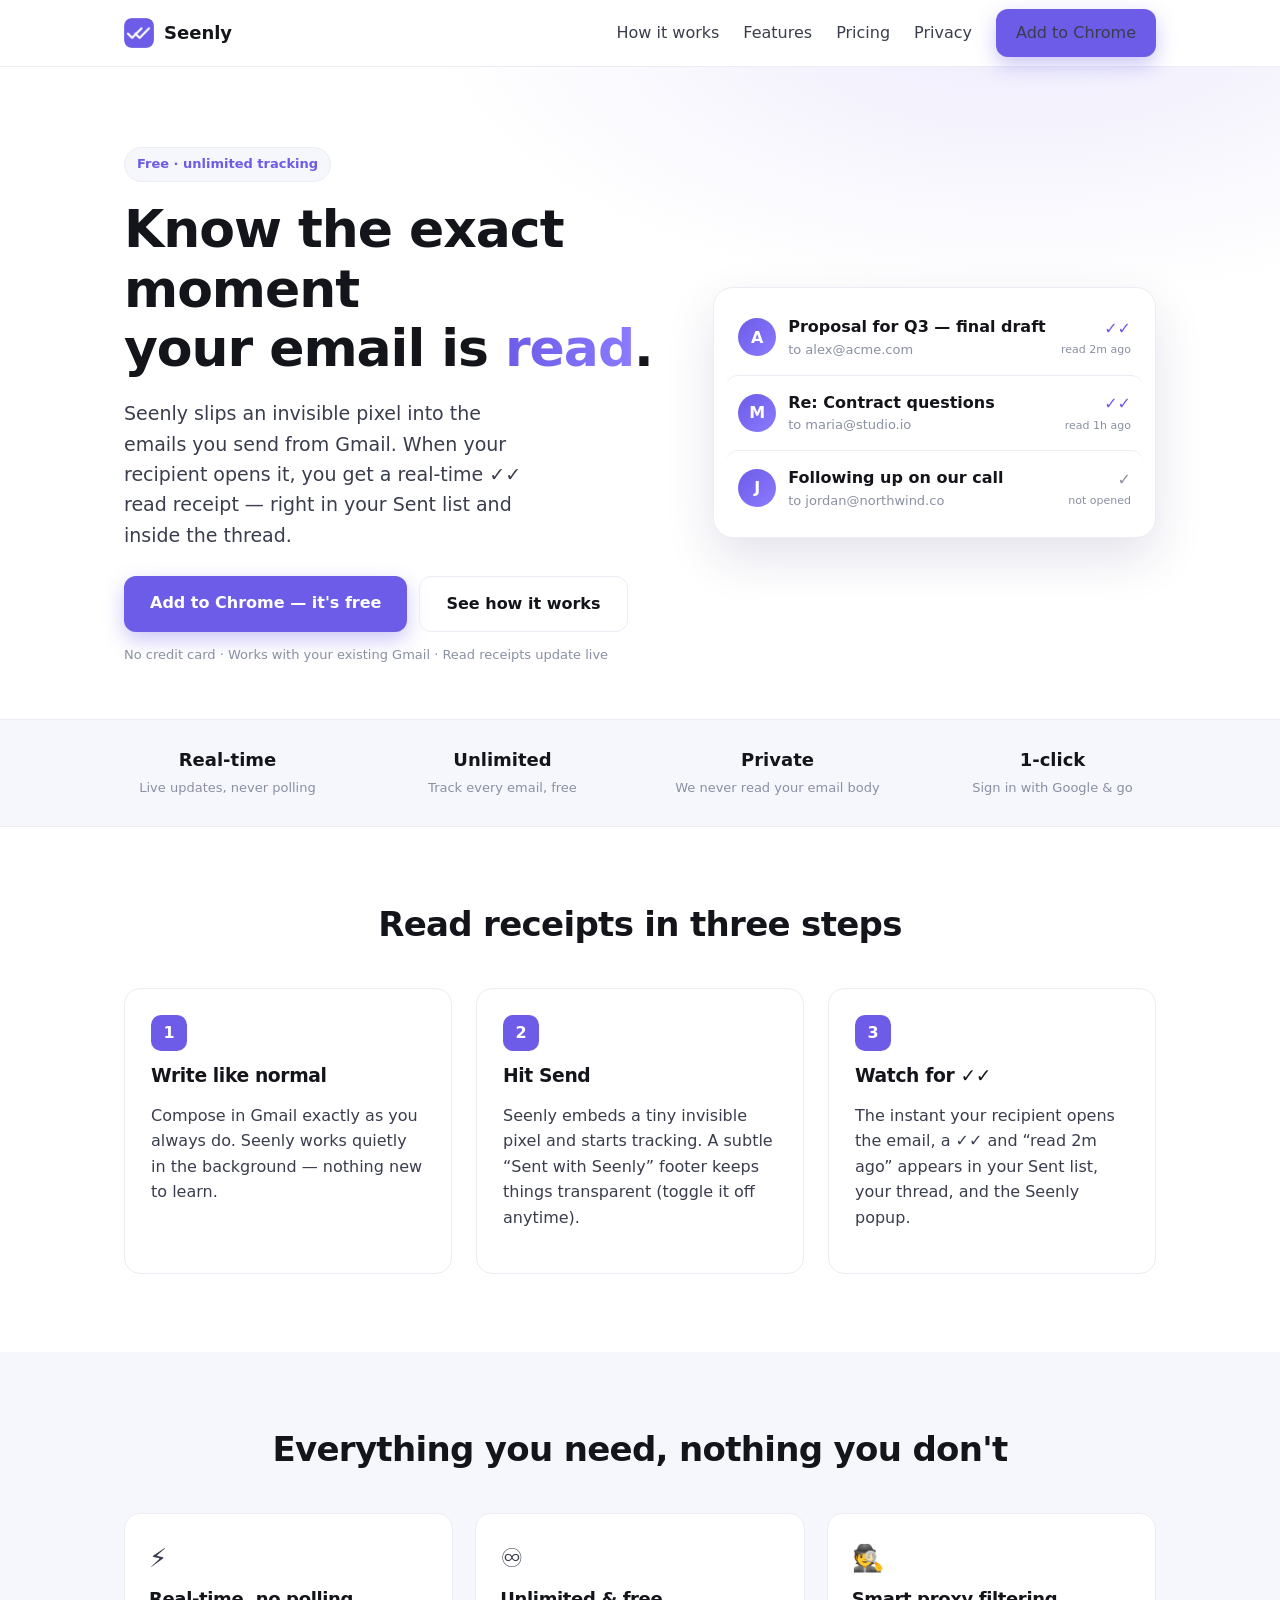
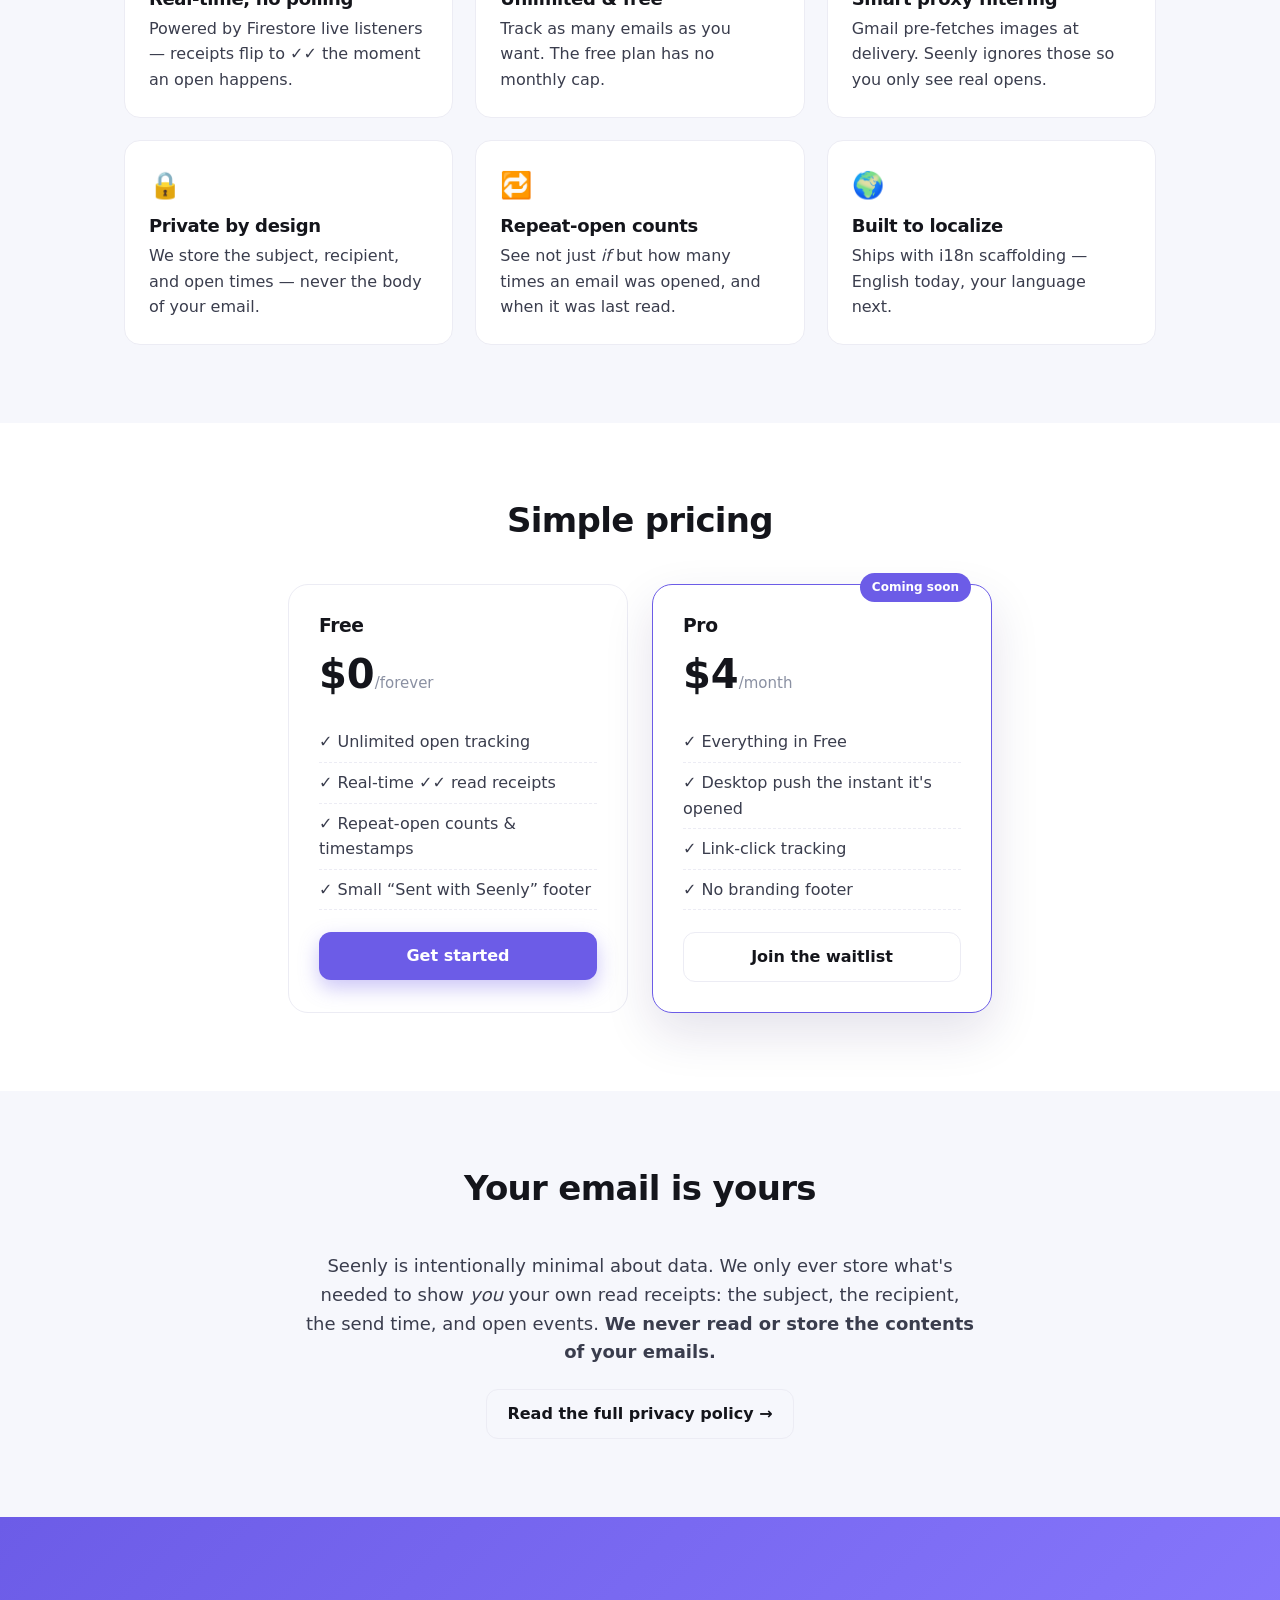
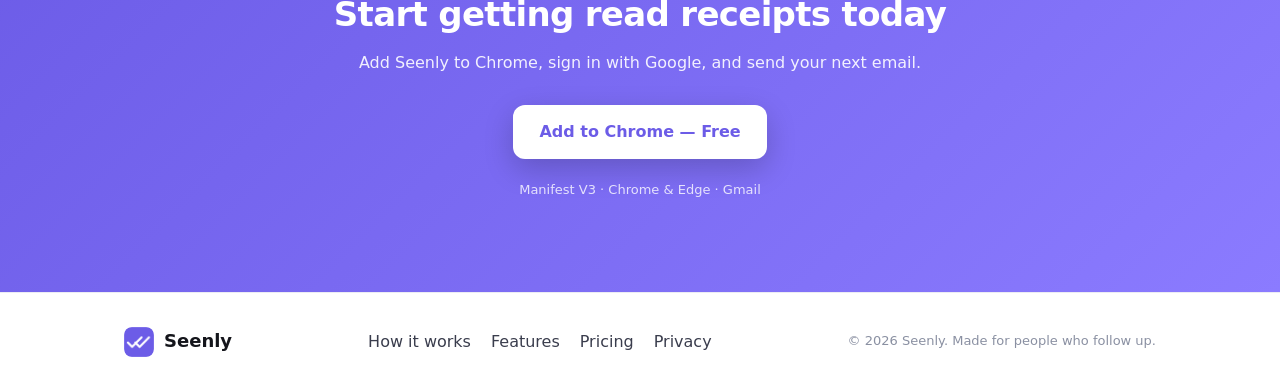
<file: index.html>
<!DOCTYPE html>
<html lang="en">
<head>
  <meta charset="UTF-8" />
  <meta name="viewport" content="width=device-width, initial-scale=1.0" />
  <meta name="google-site-verification" content="-1XzJv_fEZVlSYqtygflL2dij698KgSGwy54t-nfwno" />
  <title>Seenly — Free Email Open Tracking for Gmail</title>
  <meta name="description" content="Seenly tells you the moment your email is read. Free, unlimited open tracking for Gmail with real-time ✓✓ read receipts — no polling, no fluff. Built on Firebase." />
  <link rel="icon" type="image/png" href="assets/favicon.png" />
  <link rel="stylesheet" href="styles.css" />
</head>
<body>
  <header class="site-header">
    <div class="wrap nav">
      <a class="brand" href="index.html">
        <img src="assets/logo.png" alt="Seenly logo" /> Seenly
      </a>
      <nav class="nav-links">
        <a href="#how" class="hide-sm">How it works</a>
        <a href="#features" class="hide-sm">Features</a>
        <a href="#pricing" class="hide-sm">Pricing</a>
        <a href="#privacy" class="hide-sm">Privacy</a>
        <a class="btn btn-primary" href="#install">Add to Chrome</a>
      </nav>
    </div>
  </header>

  <main>
    <!-- HERO -->
    <section class="hero">
      <div class="wrap hero-grid">
        <div class="hero-copy">
          <span class="pill">Free · unlimited tracking</span>
          <h1>Know the exact moment<br />your email is <span class="grad">read</span>.</h1>
          <p class="lead">Seenly slips an invisible pixel into the emails you send from Gmail.
            When your recipient opens it, you get a real-time <strong>✓✓</strong> read receipt —
            right in your Sent list and inside the thread.</p>
          <div class="cta-row">
            <a class="btn btn-primary btn-lg" href="#install">Add to Chrome — it's free</a>
            <a class="btn btn-ghost btn-lg" href="#how">See how it works</a>
          </div>
          <p class="micro">No credit card · Works with your existing Gmail · Read receipts update live</p>
        </div>
        <div class="hero-art">
          <div class="mock">
            <div class="mock-row">
              <div class="mock-avatar">A</div>
              <div class="mock-meta">
                <div class="mock-subj">Proposal for Q3 — final draft</div>
                <div class="mock-to">to alex@acme.com</div>
              </div>
              <div class="mock-status read">✓✓<small>read 2m ago</small></div>
            </div>
            <div class="mock-row">
              <div class="mock-avatar">M</div>
              <div class="mock-meta">
                <div class="mock-subj">Re: Contract questions</div>
                <div class="mock-to">to maria@studio.io</div>
              </div>
              <div class="mock-status read">✓✓<small>read 1h ago</small></div>
            </div>
            <div class="mock-row">
              <div class="mock-avatar">J</div>
              <div class="mock-meta">
                <div class="mock-subj">Following up on our call</div>
                <div class="mock-to">to jordan@northwind.co</div>
              </div>
              <div class="mock-status sent">✓<small>not opened</small></div>
            </div>
          </div>
        </div>
      </div>
    </section>

    <!-- SOCIAL PROOF STRIP -->
    <section class="strip">
      <div class="wrap strip-grid">
        <div><b>Real-time</b><span>Live updates, never polling</span></div>
        <div><b>Unlimited</b><span>Track every email, free</span></div>
        <div><b>Private</b><span>We never read your email body</span></div>
        <div><b>1-click</b><span>Sign in with Google &amp; go</span></div>
      </div>
    </section>

    <!-- HOW IT WORKS -->
    <section id="how" class="section">
      <div class="wrap">
        <h2 class="section-title">Read receipts in three steps</h2>
        <div class="steps">
          <div class="step">
            <div class="step-num">1</div>
            <h3>Write like normal</h3>
            <p>Compose in Gmail exactly as you always do. Seenly works quietly in the background —
              nothing new to learn.</p>
          </div>
          <div class="step">
            <div class="step-num">2</div>
            <h3>Hit Send</h3>
            <p>Seenly embeds a tiny invisible pixel and starts tracking. A subtle
              “Sent with Seenly” footer keeps things transparent (toggle it off anytime).</p>
          </div>
          <div class="step">
            <div class="step-num">3</div>
            <h3>Watch for ✓✓</h3>
            <p>The instant your recipient opens the email, a ✓✓ and “read 2m ago” appears
              in your Sent list, your thread, and the Seenly popup.</p>
          </div>
        </div>
      </div>
    </section>

    <!-- FEATURES -->
    <section id="features" class="section alt">
      <div class="wrap">
        <h2 class="section-title">Everything you need, nothing you don't</h2>
        <div class="feature-grid">
          <div class="feature">
            <div class="feat-ico">⚡</div>
            <h3>Real-time, no polling</h3>
            <p>Powered by Firestore live listeners — receipts flip to ✓✓ the moment an open happens.</p>
          </div>
          <div class="feature">
            <div class="feat-ico">♾️</div>
            <h3>Unlimited &amp; free</h3>
            <p>Track as many emails as you want. The free plan has no monthly cap.</p>
          </div>
          <div class="feature">
            <div class="feat-ico">🕵️</div>
            <h3>Smart proxy filtering</h3>
            <p>Gmail pre-fetches images at delivery. Seenly ignores those so you only see real opens.</p>
          </div>
          <div class="feature">
            <div class="feat-ico">🔒</div>
            <h3>Private by design</h3>
            <p>We store the subject, recipient, and open times — never the body of your email.</p>
          </div>
          <div class="feature">
            <div class="feat-ico">🔁</div>
            <h3>Repeat-open counts</h3>
            <p>See not just <em>if</em> but how many times an email was opened, and when it was last read.</p>
          </div>
          <div class="feature">
            <div class="feat-ico">🌍</div>
            <h3>Built to localize</h3>
            <p>Ships with i18n scaffolding — English today, your language next.</p>
          </div>
        </div>
      </div>
    </section>

    <!-- PRICING -->
    <section id="pricing" class="section">
      <div class="wrap">
        <h2 class="section-title">Simple pricing</h2>
        <div class="pricing">
          <div class="plan">
            <h3>Free</h3>
            <div class="price">$0<span>/forever</span></div>
            <ul>
              <li>✓ Unlimited open tracking</li>
              <li>✓ Real-time ✓✓ read receipts</li>
              <li>✓ Repeat-open counts &amp; timestamps</li>
              <li>✓ Small “Sent with Seenly” footer</li>
            </ul>
            <a class="btn btn-primary btn-block" href="#install">Get started</a>
          </div>
          <div class="plan featured">
            <div class="plan-badge">Coming soon</div>
            <h3>Pro</h3>
            <div class="price">$4<span>/month</span></div>
            <ul>
              <li>✓ Everything in Free</li>
              <li>✓ Desktop push the instant it's opened</li>
              <li>✓ Link-click tracking</li>
              <li>✓ No branding footer</li>
            </ul>
            <a class="btn btn-ghost btn-block" href="#install">Join the waitlist</a>
          </div>
        </div>
      </div>
    </section>

    <!-- PRIVACY -->
    <section id="privacy" class="section alt">
      <div class="wrap privacy-band">
        <h2 class="section-title">Your email is yours</h2>
        <p class="privacy-lead">Seenly is intentionally minimal about data. We only ever store what's
          needed to show <em>you</em> your own read receipts: the subject, the recipient, the send time,
          and open events. <strong>We never read or store the contents of your emails.</strong></p>
        <a class="btn btn-ghost" href="privacy.html">Read the full privacy policy →</a>
      </div>
    </section>

    <!-- INSTALL -->
    <section id="install" class="section install">
      <div class="wrap install-band">
        <h2>Start getting read receipts today</h2>
        <p>Add Seenly to Chrome, sign in with Google, and send your next email.</p>
        <a class="btn btn-primary btn-lg" href="#">Add to Chrome — Free</a>
        <p class="micro">Manifest V3 · Chrome &amp; Edge · Gmail</p>
      </div>
    </section>
  </main>

  <footer class="site-footer">
    <div class="wrap footer-grid">
      <div class="brand"><img src="assets/logo.png" alt="Seenly logo" /> Seenly</div>
      <nav>
        <a href="#how">How it works</a>
        <a href="#features">Features</a>
        <a href="#pricing">Pricing</a>
        <a href="privacy.html">Privacy</a>
      </nav>
      <div class="copy">© 2026 Seenly. Made for people who follow up.</div>
    </div>
  </footer>
</body>
</html>
</file>
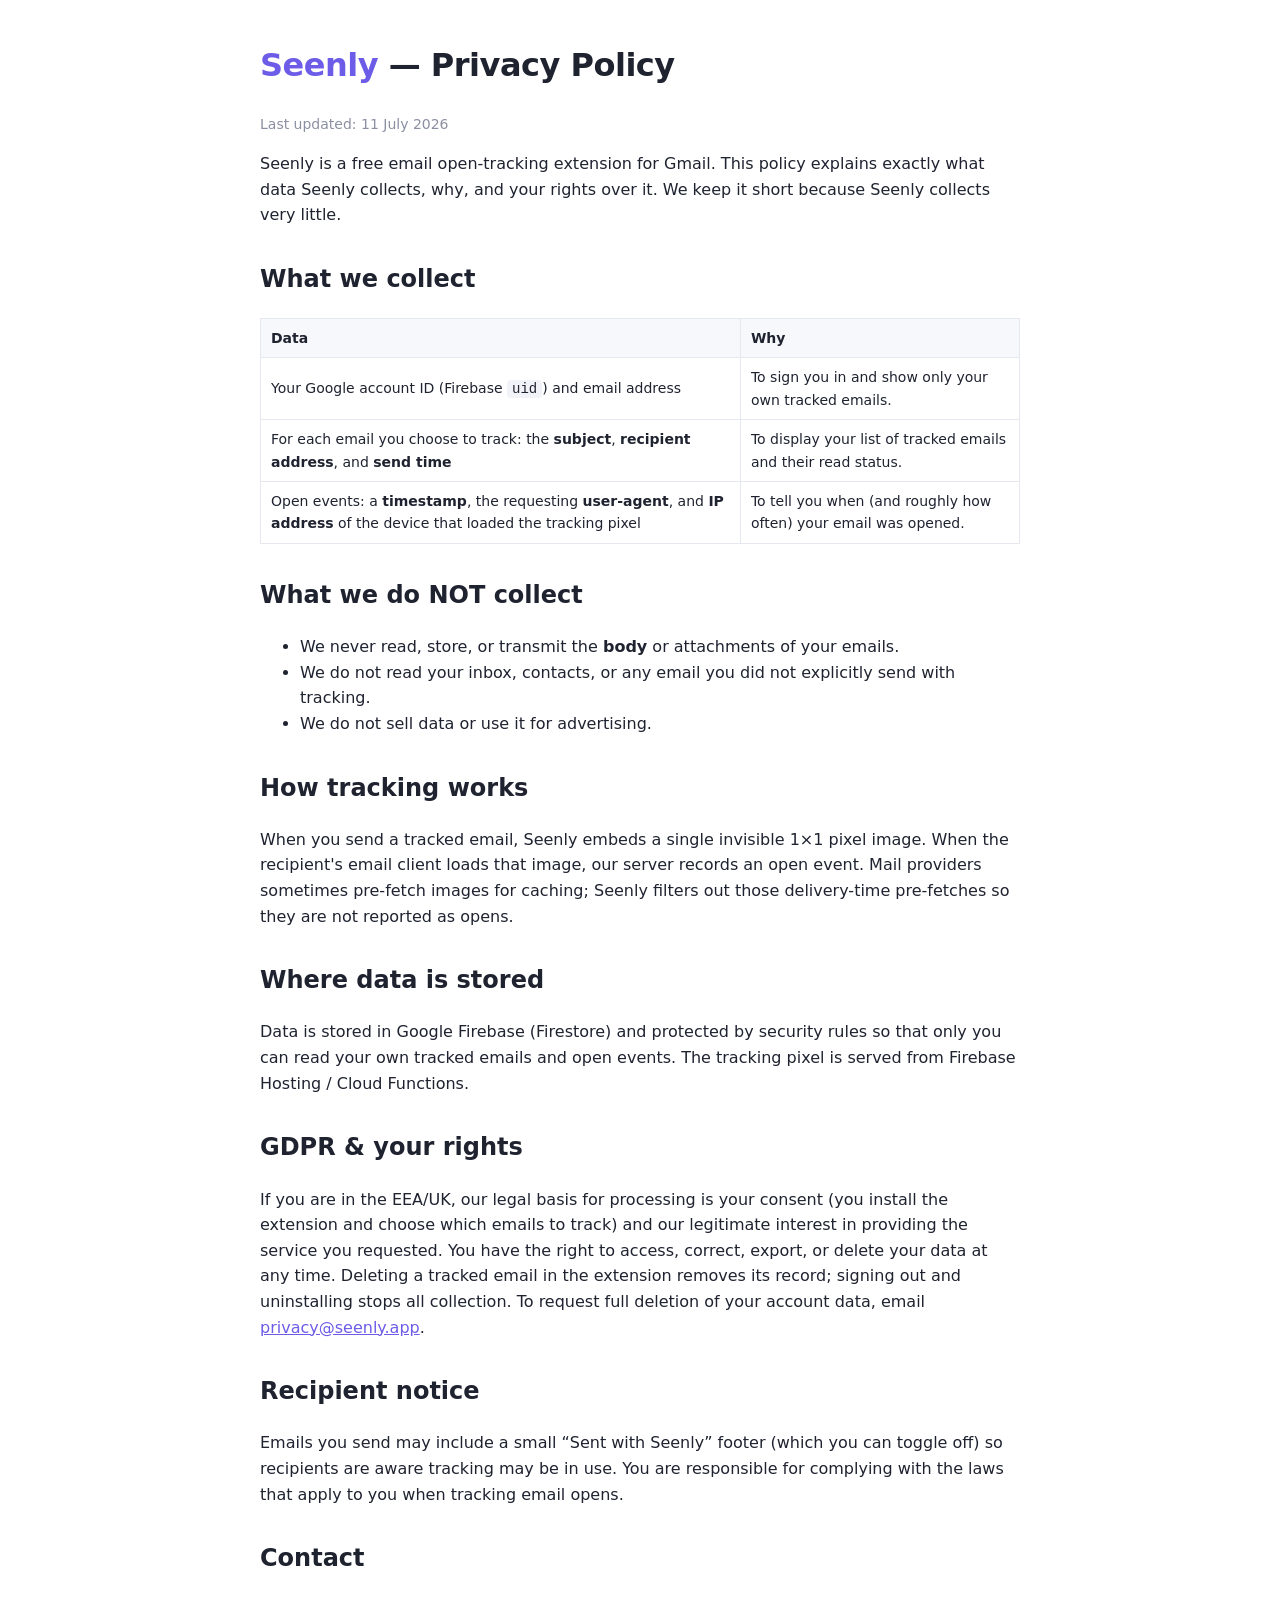
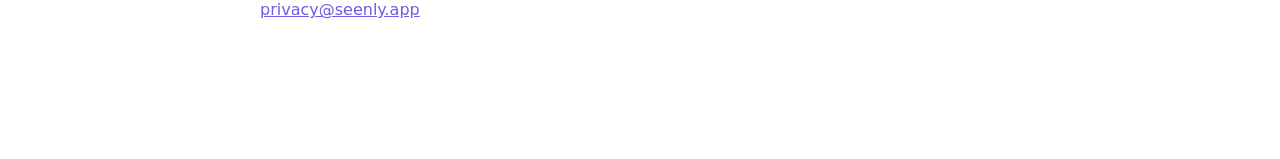
<file: privacy.html>
<!doctype html>
<html lang="en">
<head>
  <meta charset="utf-8" />
  <meta name="viewport" content="width=device-width, initial-scale=1" />
  <title>Seenly — Privacy Policy</title>
  <style>
    body { max-width: 760px; margin: 40px auto; padding: 0 20px 80px;
      font-family: -apple-system, "Segoe UI", Roboto, system-ui, sans-serif;
      color: #1f2330; line-height: 1.6; }
    h1 { letter-spacing: -0.5px; }
    h2 { margin-top: 32px; }
    code { background: #f2f3f8; padding: 1px 5px; border-radius: 4px; }
    .brand { color: #6c5ce7; font-weight: 700; }
    table { border-collapse: collapse; width: 100%; margin: 12px 0; }
    th, td { border: 1px solid #e6e8f0; padding: 8px 10px; text-align: left; font-size: 14px; }
    th { background: #f7f8fc; }
    a { color: #6c5ce7; }
    .muted { color: #8a90a2; font-size: 14px; }
  </style>
</head>
<body>
  <h1><span class="brand">Seenly</span> — Privacy Policy</h1>
  <p class="muted">Last updated: 11 July 2026</p>

  <p>Seenly is a free email open-tracking extension for Gmail. This policy explains
  exactly what data Seenly collects, why, and your rights over it. We keep it short
  because Seenly collects very little.</p>

  <h2>What we collect</h2>
  <table>
    <thead><tr><th>Data</th><th>Why</th></tr></thead>
    <tbody>
      <tr><td>Your Google account ID (Firebase <code>uid</code>) and email address</td>
          <td>To sign you in and show only your own tracked emails.</td></tr>
      <tr><td>For each email you choose to track: the <strong>subject</strong>,
          <strong>recipient address</strong>, and <strong>send time</strong></td>
          <td>To display your list of tracked emails and their read status.</td></tr>
      <tr><td>Open events: a <strong>timestamp</strong>, the requesting
          <strong>user-agent</strong>, and <strong>IP address</strong> of the device that
          loaded the tracking pixel</td>
          <td>To tell you when (and roughly how often) your email was opened.</td></tr>
    </tbody>
  </table>

  <h2>What we do NOT collect</h2>
  <ul>
    <li>We never read, store, or transmit the <strong>body</strong> or attachments of your emails.</li>
    <li>We do not read your inbox, contacts, or any email you did not explicitly send with tracking.</li>
    <li>We do not sell data or use it for advertising.</li>
  </ul>

  <h2>How tracking works</h2>
  <p>When you send a tracked email, Seenly embeds a single invisible 1×1 pixel image.
  When the recipient's email client loads that image, our server records an open event.
  Mail providers sometimes pre-fetch images for caching; Seenly filters out those
  delivery-time pre-fetches so they are not reported as opens.</p>

  <h2>Where data is stored</h2>
  <p>Data is stored in Google Firebase (Firestore) and protected by security rules so
  that only you can read your own tracked emails and open events. The tracking pixel is
  served from Firebase Hosting / Cloud Functions.</p>

  <h2>GDPR &amp; your rights</h2>
  <p>If you are in the EEA/UK, our legal basis for processing is your consent (you install
  the extension and choose which emails to track) and our legitimate interest in providing
  the service you requested. You have the right to access, correct, export, or delete your
  data at any time. Deleting a tracked email in the extension removes its record; signing
  out and uninstalling stops all collection. To request full deletion of your account data,
  email <a href="mailto:privacy@seenly.app">privacy@seenly.app</a>.</p>

  <h2>Recipient notice</h2>
  <p>Emails you send may include a small “Sent with Seenly” footer (which you can toggle
  off) so recipients are aware tracking may be in use. You are responsible for complying
  with the laws that apply to you when tracking email opens.</p>

  <h2>Contact</h2>
  <p><a href="mailto:privacy@seenly.app">privacy@seenly.app</a></p>
</body>
</html>
</file>
<file: styles.css>
:root {
  --brand: #6c5ce7;
  --brand-2: #8b7bff;
  --ink: #14151b;
  --body: #3a3d4d;
  --muted: #8a90a2;
  --bg: #ffffff;
  --soft: #f6f7fc;
  --line: #ececf4;
  --radius: 16px;
  --shadow: 0 20px 50px rgba(30, 20, 90, 0.12);
}
* { box-sizing: border-box; }
html { scroll-behavior: smooth; }
body {
  margin: 0; background: var(--bg); color: var(--body);
  font-family: -apple-system, "Segoe UI", Roboto, Inter, system-ui, sans-serif;
  line-height: 1.6; -webkit-font-smoothing: antialiased;
}
.wrap { max-width: 1080px; margin: 0 auto; padding: 0 24px; }
h1, h2, h3 { color: var(--ink); line-height: 1.15; letter-spacing: -0.02em; }
a { text-decoration: none; color: var(--brand); }

/* Buttons */
.btn { display: inline-block; padding: 11px 20px; border-radius: 12px; font-weight: 600;
  transition: transform .12s ease, box-shadow .12s ease, background .12s; cursor: pointer; }
.btn-primary { background: var(--brand); color: #fff; box-shadow: 0 8px 20px rgba(108,92,231,.35); }
.btn-primary:hover { transform: translateY(-1px); box-shadow: 0 12px 26px rgba(108,92,231,.45); }
.btn-ghost { background: transparent; color: var(--ink); border: 1px solid var(--line); }
.btn-ghost:hover { border-color: var(--brand); color: var(--brand); }
.btn-lg { padding: 14px 26px; font-size: 16px; }
.btn-block { display: block; text-align: center; }

/* Header */
.site-header { position: sticky; top: 0; z-index: 20; background: rgba(255,255,255,.82);
  backdrop-filter: saturate(180%) blur(12px); border-bottom: 1px solid var(--line); }
.nav { display: flex; align-items: center; justify-content: space-between; height: 66px; }
.brand { display: flex; align-items: center; gap: 10px; font-weight: 800; color: var(--ink); font-size: 18px; }
.brand img { width: 30px; height: 30px; border-radius: 8px; }
.nav-links { display: flex; align-items: center; gap: 24px; }
.nav-links a { color: var(--body); font-weight: 500; }
.nav-links a:hover { color: var(--brand); }

/* Hero */
.hero { padding: 80px 0 40px; background:
  radial-gradient(1000px 500px at 80% -10%, rgba(108,92,231,.12), transparent 60%); }
.hero-grid { display: grid; grid-template-columns: 1.1fr .9fr; gap: 48px; align-items: center; }
.pill { display: inline-block; background: var(--soft); color: var(--brand); font-weight: 600;
  font-size: 13px; padding: 6px 12px; border-radius: 999px; border: 1px solid var(--line); }
.hero h1 { font-size: 52px; margin: 18px 0 14px; }
.grad { background: linear-gradient(90deg, var(--brand), var(--brand-2)); -webkit-background-clip: text; background-clip: text; color: transparent; }
.lead { font-size: 19px; max-width: 34ch; }
.cta-row { display: flex; gap: 12px; margin: 26px 0 12px; flex-wrap: wrap; }
.micro { color: var(--muted); font-size: 13px; }

/* Hero mock */
.hero-art { position: relative; }
.mock { background: #fff; border: 1px solid var(--line); border-radius: 20px; box-shadow: var(--shadow); padding: 12px; }
.mock-row { display: flex; align-items: center; gap: 12px; padding: 14px 12px; border-radius: 12px; }
.mock-row + .mock-row { border-top: 1px solid var(--line); }
.mock-avatar { width: 38px; height: 38px; border-radius: 50%; display: grid; place-items: center;
  color: #fff; font-weight: 700; background: linear-gradient(135deg, var(--brand), var(--brand-2)); }
.mock-meta { flex: 1; min-width: 0; }
.mock-subj { font-weight: 600; color: var(--ink); white-space: nowrap; overflow: hidden; text-overflow: ellipsis; }
.mock-to { color: var(--muted); font-size: 13px; }
.mock-status { font-weight: 800; text-align: right; }
.mock-status.read { color: var(--brand); }
.mock-status.sent { color: var(--muted); }
.mock-status small { display: block; font-weight: 500; font-size: 11px; color: var(--muted); }

/* Strip */
.strip { border-top: 1px solid var(--line); border-bottom: 1px solid var(--line); background: var(--soft); }
.strip-grid { display: grid; grid-template-columns: repeat(4, 1fr); gap: 20px; padding: 26px 0; text-align: center; }
.strip-grid b { display: block; color: var(--ink); font-size: 18px; }
.strip-grid span { color: var(--muted); font-size: 13px; }

/* Sections */
.section { padding: 78px 0; }
.section.alt { background: var(--soft); }
.section-title { font-size: 34px; text-align: center; margin: 0 0 44px; }

.steps { display: grid; grid-template-columns: repeat(3, 1fr); gap: 24px; }
.step { background: #fff; border: 1px solid var(--line); border-radius: var(--radius); padding: 26px; }
.step-num { width: 36px; height: 36px; border-radius: 10px; background: var(--brand); color: #fff;
  display: grid; place-items: center; font-weight: 700; margin-bottom: 14px; }
.step h3 { margin: 0 0 8px; }

.feature-grid { display: grid; grid-template-columns: repeat(3, 1fr); gap: 22px; }
.feature { background: #fff; border: 1px solid var(--line); border-radius: var(--radius); padding: 24px; }
.feat-ico { font-size: 26px; margin-bottom: 10px; }
.feature h3 { margin: 0 0 6px; font-size: 18px; }
.feature p { margin: 0; color: var(--body); }

/* Pricing */
.pricing { display: grid; grid-template-columns: repeat(2, minmax(0, 340px)); gap: 24px; justify-content: center; }
.plan { position: relative; background: #fff; border: 1px solid var(--line); border-radius: 20px; padding: 30px; }
.plan.featured { border-color: var(--brand); box-shadow: var(--shadow); }
.plan-badge { position: absolute; top: -12px; right: 20px; background: var(--brand); color: #fff;
  font-size: 12px; font-weight: 700; padding: 5px 12px; border-radius: 999px; }
.plan h3 { margin: 0 0 6px; }
.price { font-size: 40px; font-weight: 800; color: var(--ink); margin-bottom: 16px; }
.price span { font-size: 15px; font-weight: 500; color: var(--muted); }
.plan ul { list-style: none; padding: 0; margin: 0 0 22px; }
.plan li { padding: 7px 0; border-bottom: 1px dashed var(--line); }

/* Privacy band */
.privacy-band { text-align: center; max-width: 720px; margin: 0 auto; }
.privacy-lead { font-size: 18px; margin-bottom: 22px; }

/* Install */
.install { background: linear-gradient(135deg, var(--brand), var(--brand-2)); }
.install-band { text-align: center; color: #fff; }
.install-band h2 { color: #fff; font-size: 34px; margin: 0 0 10px; }
.install-band p { color: rgba(255,255,255,.9); }
.install .btn-primary { background: #fff; color: var(--brand); box-shadow: 0 10px 30px rgba(0,0,0,.2); margin: 14px 0 8px; }
.install .micro { color: rgba(255,255,255,.8); }

/* Footer */
.site-footer { border-top: 1px solid var(--line); padding: 34px 0; }
.footer-grid { display: flex; align-items: center; justify-content: space-between; gap: 20px; flex-wrap: wrap; }
.site-footer nav { display: flex; gap: 20px; }
.site-footer nav a { color: var(--body); }
.copy { color: var(--muted); font-size: 13px; }

/* Responsive */
@media (max-width: 860px) {
  .hero-grid { grid-template-columns: 1fr; }
  .hero h1 { font-size: 40px; }
  .steps, .feature-grid { grid-template-columns: 1fr; }
  .strip-grid { grid-template-columns: repeat(2, 1fr); }
  .pricing { grid-template-columns: 1fr; }
  .hide-sm { display: none; }
}

@media (prefers-color-scheme: dark) {
  :root { --bg: #101116; --soft: #171922; --ink: #f2f3f8; --body: #c3c7d4; --line: #242633; }
  .site-header { background: rgba(16,17,22,.82); }
  .step, .feature, .plan, .mock { background: #171922; }
}
</file>
